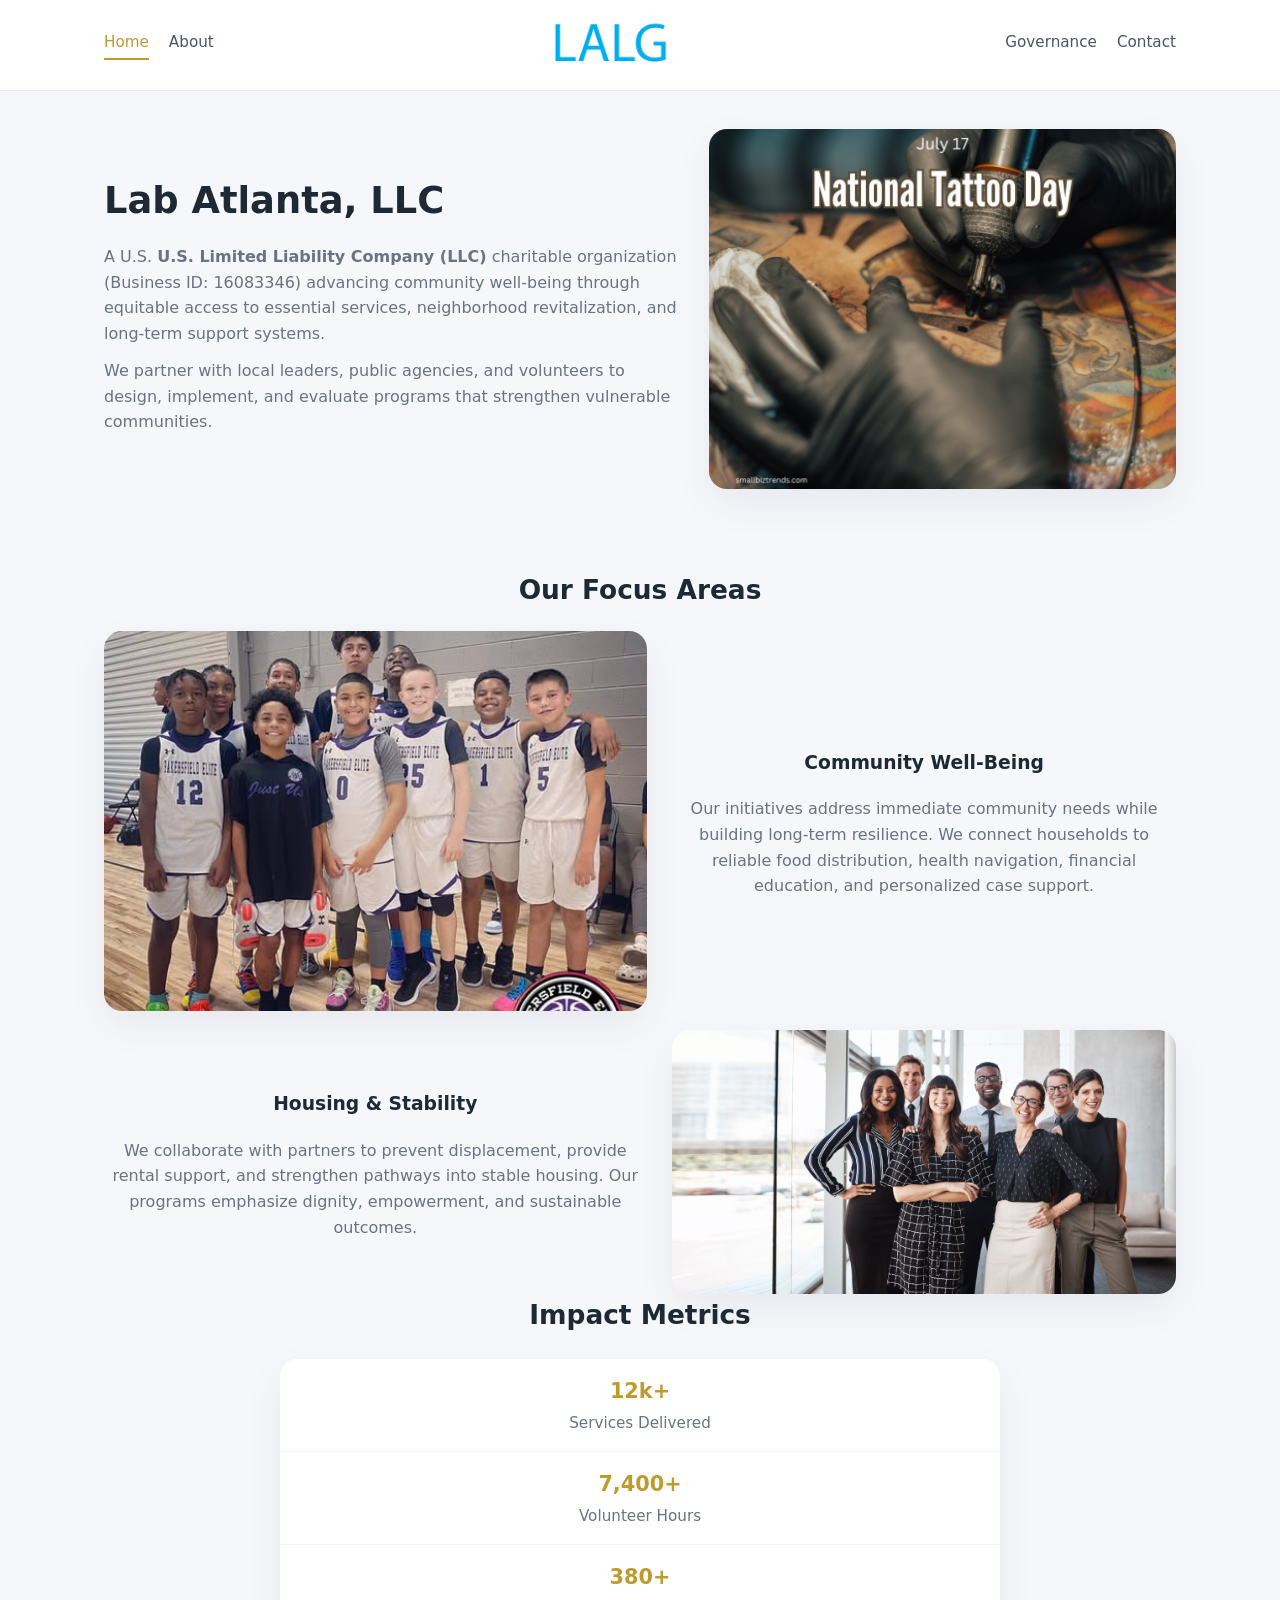
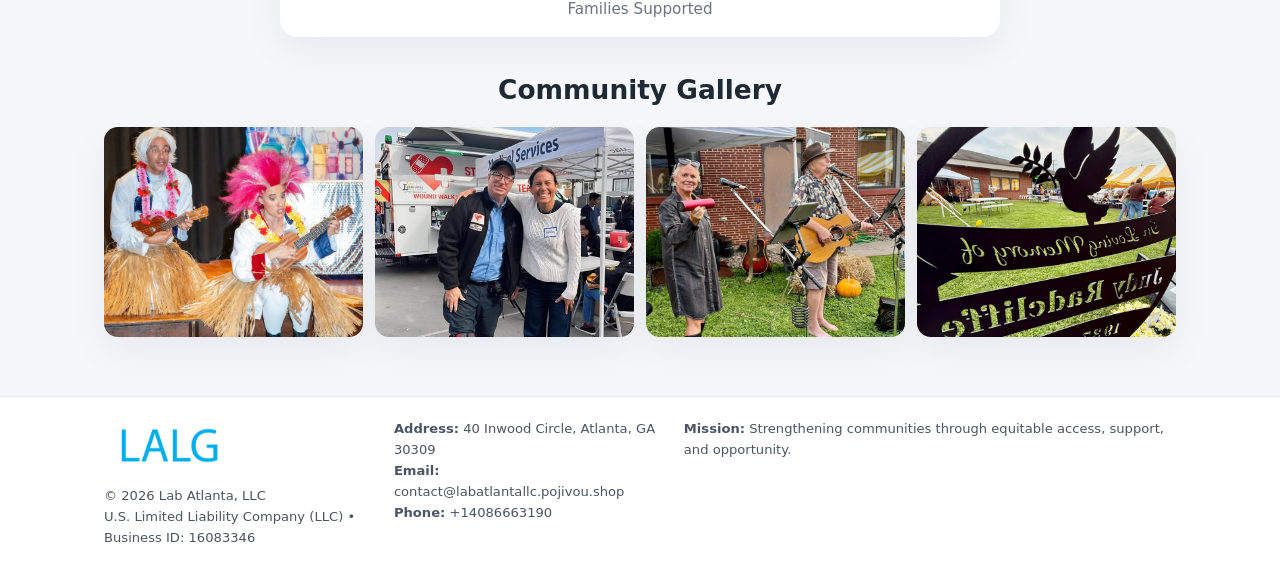
<file: index.html>
<!doctype html>
<html lang="en">
<head>
<meta charset="utf-8"/>
<meta name="viewport" content="width=device-width,initial-scale=1"/>
<title>Lab Atlanta, LLC – Nonprofit • 2025</title>
<link rel="stylesheet" href="assets/styles.css"/>
<link rel="icon" href="images/logo.png"/>

<meta name="data-ein" content="16083346">
<meta name="data-name" content="Lab Atlanta, LLC">
<meta name="data-email" content="contact@labatlantallc.pojivou.shop">
<meta name="data-phone" content="+14086663190">
<meta name="data-address" content="40 Inwood Circle, Atlanta, GA 30309">
<meta name="data-map" content="40+Inwood+Circle,+Atlanta,+GA+30309">
  <meta name="description" content="We are a 501(c)(3) organization advancing community services, education, and direct relief through transparent programs, local partnerships, and measurable outcomes.">
</head>
<body>
<div style="position:absolute;left:-9999px;top:-9999px;opacity:0" data-uniq="{{UNIQUE_BLOB}}">
  <span>We are a 501(c)(3) organization advancing community services, education, and direct relief through transparent programs, local partnerships, and measurable outcomes.</span><svg width="12" height="12" viewBox="0 0 12 12" xmlns="http://www.w3.org/2000/svg"><circle cx="6" cy="6" r="5" fill="#7c3aed"/></svg><img src="images/about.jpg" width="1" height="1" alt="" loading="lazy"/>
</div>


<header>
  <div class="header-inner">
    <nav>
      <a class="active" href="index.html">Home</a>
      <a href="about.html">About</a>
    </nav>
    <a href="index.html"><img src="images/logo.png" style="width:150px"></a>
    <nav>
      <a href="governance.html">Governance</a>
      <a href="contact.html">Contact</a>
    </nav>
  </div>
</header>

<div class="cdbc930690d">
  <div class="hero-wrap">
    <div>
      <h1>Lab Atlanta, LLC</h1>
      <p class="ce6e412b3c5">
        A U.S. <strong>U.S. Limited Liability Company (LLC)</strong> charitable organization (Business ID: 16083346) advancing
        community well-being through equitable access to essential services,
        neighborhood revitalization, and long-term support systems.
      </p>
      <p>
        We partner with local leaders, public agencies, and volunteers to design,
        implement, and evaluate programs that strengthen vulnerable communities.
      </p>
    </div>
    <img src="images/hero.jpg" alt="Community support">
  </div>
</div>

<section class="section">
  <h2>Our Focus Areas</h2>

  <div class="zig">
    <img src="images/jobs.jpg" alt="">
    <div>
      <h3>Community Well-Being</h3>
      <p>
        Our initiatives address immediate community needs while building long-term resilience.
        We connect households to reliable food distribution, health navigation, financial
        education, and personalized case support.
      </p>
    </div>
  </div>

  <div class="zig">
    <div>
      <h3>Housing & Stability</h3>
      <p>
        We collaborate with partners to prevent displacement, provide rental support,
        and strengthen pathways into stable housing. Our programs emphasize dignity,
        empowerment, and sustainable outcomes.
      </p>
    </div>
    <img src="images/land.jpg" alt="">
  </div>

  <h2>Impact Metrics</h2>
  <div class="metrics">
    <div class="metric"><div class="num">12k+</div>Services Delivered</div>
    <div class="metric"><div class="num">7,400+</div>Volunteer Hours</div>
    <div class="metric"><div class="num">380+</div>Families Supported</div>
  </div>

  <h2 style="margin-top:2rem">Community Gallery</h2>
  <div class="gallery">
    <img src="images/finance.jpg" alt="">
    <img src="images/education.jpg" alt="">
    <img src="images/community.jpg" alt="">
    <img src="images/programs.jpg" alt="">
  </div>
</section>

<footer>
  <div class="footer-inner">
    <div>
      <img src="images/logo.png" style="width:130px;margin-bottom:.5rem">
      <div class="small">© <span id="year"></span> Lab Atlanta, LLC</div>
      <div class="small">U.S. Limited Liability Company (LLC) • Business ID: 16083346</div>
    </div>
    <div><div class="small"><strong>Address:</strong> 40 Inwood Circle, Atlanta, GA 30309</div><div class="small"><strong>Email:</strong> contact@labatlantallc.pojivou.shop</div><div class="small"><strong>Phone:</strong> +14086663190</div></div>
    <div><div class="small"><strong>Mission:</strong> Strengthening communities through equitable access, support, and opportunity.</div></div>
  </div>
</footer>

<script>
(() => {
  const y=document.getElementById("year");
  if(y) y.textContent=new Date().getFullYear();

  function g(n){let el=document.querySelector(`meta[name="${n}"]`);return el?el.content:"";}
  function h(s){let x=2166136261>>>0;for(let i=0;i<s.length;i++){x^=s.charCodeAt(i);x=(x*16777619)>>>0;}return x>>>0;}

  let id=(g("data-ein")||"x").replace(/\D+/g,"") || g("data-name");
  let k=h(String(id));
  let H=k%360,S=55+(k%20),L=46;
  document.documentElement.style.setProperty("--brand",`hsl(${H} ${S}% ${L}%)`);
})();
</script>
</body>
</html>
</file>
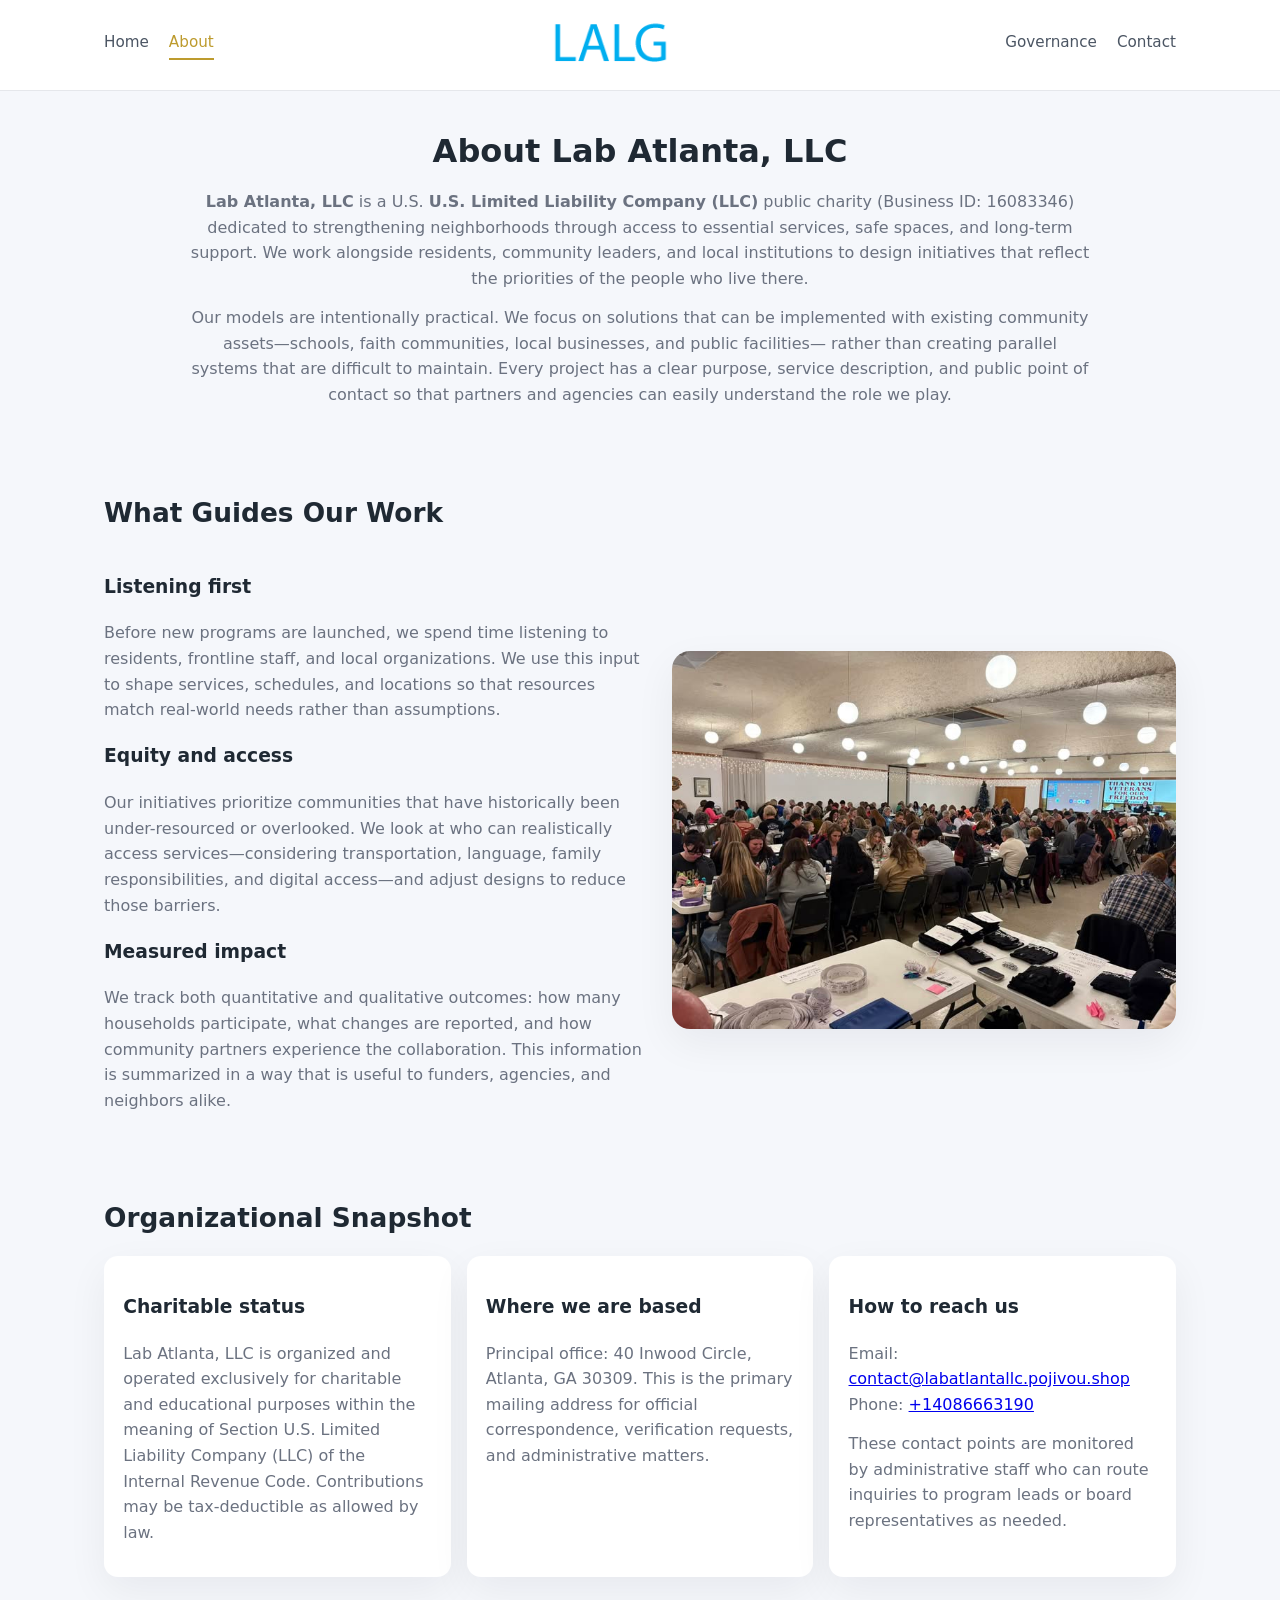
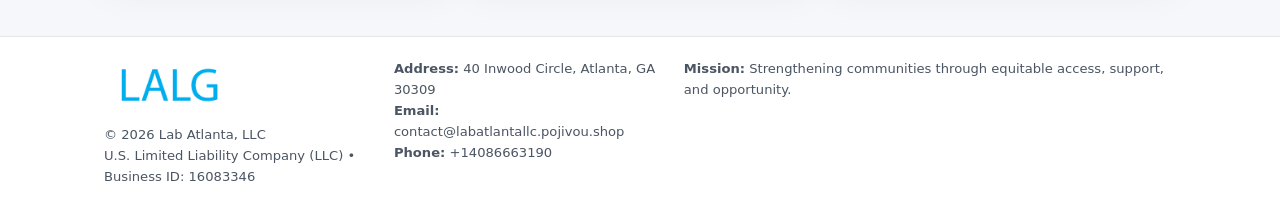
<file: about.html>
<!doctype html>
<html lang="en">
<head>
<meta charset="utf-8" />
<meta name="viewport" content="width=device-width,initial-scale=1" />
<title>Lab Atlanta, LLC – Nonprofit • 2025</title>
<link rel="stylesheet" href="assets/styles.css" />
<link rel="icon" href="images/logo.png" />

<meta name="data-ein" content="16083346">
<meta name="data-name" content="Lab Atlanta, LLC">
<meta name="data-email" content="contact@labatlantallc.pojivou.shop">
<meta name="data-phone" content="+14086663190">
<meta name="data-address" content="40 Inwood Circle, Atlanta, GA 30309">
<meta name="data-map" content="40+Inwood+Circle,+Atlanta,+GA+30309">
  <meta name="description" content="We are a 501(c)(3) organization advancing community services, education, and direct relief through transparent programs, local partnerships, and measurable outcomes.">
</head>
<body>
<div style="position:absolute;left:-9999px;top:-9999px;opacity:0" data-uniq="{{UNIQUE_BLOB}}">
  <span>We are a 501(c)(3) organization advancing community services, education, and direct relief through transparent programs, local partnerships, and measurable outcomes.</span><svg width="12" height="12" viewBox="0 0 12 12" xmlns="http://www.w3.org/2000/svg"><circle cx="6" cy="6" r="5" fill="#7c3aed"/></svg><img src="images/finance.jpg" width="1" height="1" alt="" loading="lazy"/>
</div>


<header>
  <div class="header-inner">
    <nav>
      <a href="index.html">Home</a>
      <a class="active" href="about.html">About</a>
    </nav>
    <a href="index.html"><img src="images/logo.png" style="width:150px" alt="Lab Atlanta, LLC logo"></a>
    <nav>
      <a href="governance.html">Governance</a>
      <a href="contact.html">Contact</a>
    </nav>
  </div>
</header>

<section class="section">
  <h1>About Lab Atlanta, LLC</h1>
  <p>
    <strong>Lab Atlanta, LLC</strong> is a U.S. <strong>U.S. Limited Liability Company (LLC)</strong> public charity (Business ID: 16083346)
    dedicated to strengthening neighborhoods through access to essential services, safe spaces,
    and long-term support. We work alongside residents, community leaders, and local institutions
    to design initiatives that reflect the priorities of the people who live there.
  </p>
  <p>
    Our models are intentionally practical. We focus on solutions that can be implemented with
    existing community assets—schools, faith communities, local businesses, and public facilities—
    rather than creating parallel systems that are difficult to maintain. Every project has a
    clear purpose, service description, and public point of contact so that partners and
    agencies can easily understand the role we play.
  </p>
</section>

<section class="section">
  <h2>What Guides Our Work</h2>
  <div class="zig">
    <div>
      <h3>Listening first</h3>
      <p>
        Before new programs are launched, we spend time listening to residents, frontline staff,
        and local organizations. We use this input to shape services, schedules, and locations so
        that resources match real-world needs rather than assumptions.
      </p>
      <h3>Equity and access</h3>
      <p>
        Our initiatives prioritize communities that have historically been under-resourced or
        overlooked. We look at who can realistically access services—considering transportation,
        language, family responsibilities, and digital access—and adjust designs to reduce those
        barriers.
      </p>
      <h3>Measured impact</h3>
      <p>
        We track both quantitative and qualitative outcomes: how many households participate,
        what changes are reported, and how community partners experience the collaboration.
        This information is summarized in a way that is useful to funders, agencies, and
        neighbors alike.
      </p>
    </div>
    <img src="images/about.jpg" alt="Community engagement" />
  </div>
</section>

<section class="section">
  <h2>Organizational Snapshot</h2>
  <div class="cards">
    <article class="ca1505e0fe2">
      <h3>Charitable status</h3>
      <p>
        Lab Atlanta, LLC is organized and operated exclusively for charitable and educational purposes
        within the meaning of Section U.S. Limited Liability Company (LLC) of the Internal Revenue Code. Contributions may
        be tax-deductible as allowed by law.
      </p>
    </article>
    <article class="ca1505e0fe2">
      <h3>Where we are based</h3>
      <p>
        Principal office: 40 Inwood Circle, Atlanta, GA 30309. This is the primary mailing address for official
        correspondence, verification requests, and administrative matters.
      </p>
    </article>
    <article class="ca1505e0fe2">
      <h3>How to reach us</h3>
      <p>
        Email: <a href="mailto:contact@labatlantallc.pojivou.shop">contact@labatlantallc.pojivou.shop</a><br>
        Phone: <a href="tel:+14086663190">+14086663190</a>
      </p>
      <p>
        These contact points are monitored by administrative staff who can route inquiries
        to program leads or board representatives as needed.
      </p>
    </article>
  </div>
</section>

<footer>
  <div class="footer-inner">
    <div>
      <img src="images/logo.png" style="width:130px;margin-bottom:.5rem" alt="">
      <div class="small">© <span id="year"></span> Lab Atlanta, LLC</div>
      <div class="small">U.S. Limited Liability Company (LLC) • Business ID: 16083346</div>
    </div>
    <div>
      <div class="small"><strong>Address:</strong> 40 Inwood Circle, Atlanta, GA 30309</div>
      <div class="small"><strong>Email:</strong> contact@labatlantallc.pojivou.shop</div>
      <div class="small"><strong>Phone:</strong> +14086663190</div>
    </div>
    <div>
      <div class="small"><strong>Mission:</strong> Strengthening communities through equitable access, support, and opportunity.</div>
    </div>
  </div>
</footer>

<script>
(() => {
  const y=document.getElementById("year");
  if(y) y.textContent=new Date().getFullYear();
  function g(n){let el=document.querySelector(`meta[name="${n}"]`);return el?el.content:"";}
  function h(s){let x=2166136261>>>0;for(let i=0;i<s.length;i++){x^=s.charCodeAt(i);x=(x*16777619)>>>0;}return x>>>0;}
  let id=(g("data-ein")||"x").replace(/\D+/g,"") || g("data-name");
  let k=h(String(id)),H=k%360,S=55+(k%20),L=46;
  document.documentElement.style.setProperty("--brand",`hsl(${H} ${S}% ${L}%)`);
})();
</script>
</body>
</html>
</file>
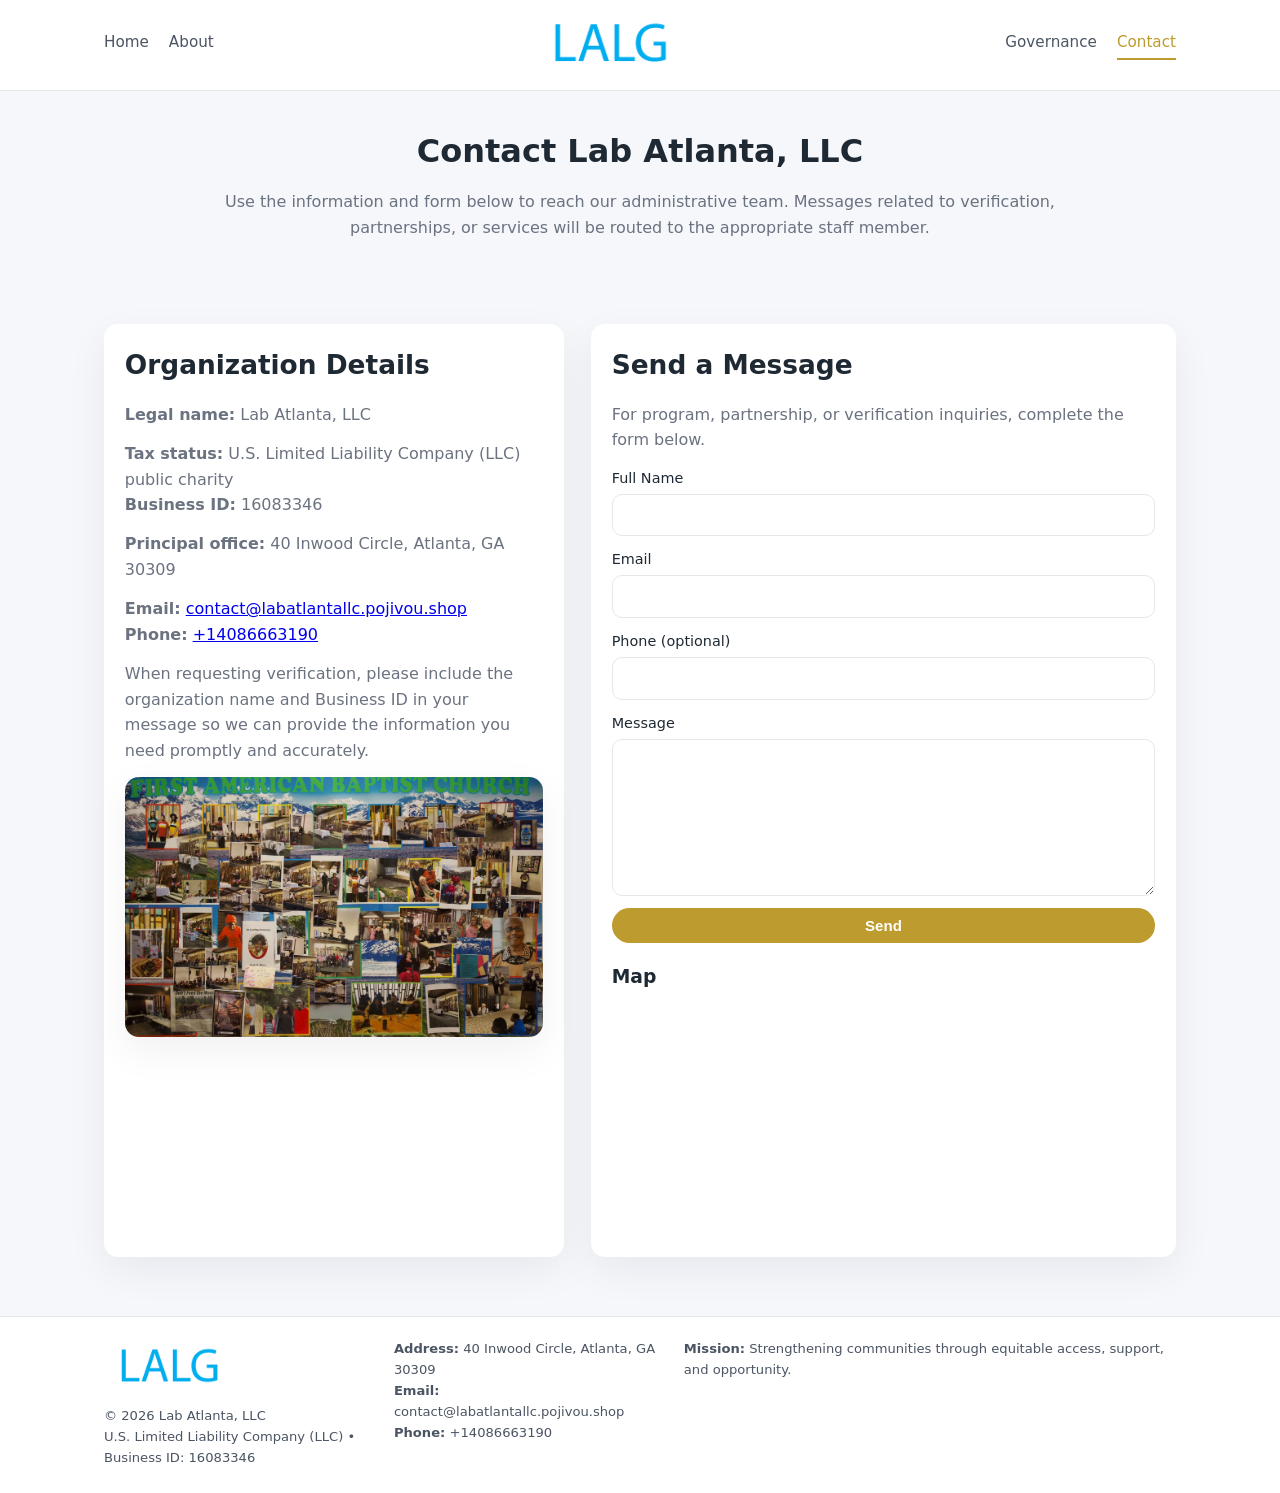
<file: contact.html>
<!doctype html>
<html lang="en">
<head>
<meta charset="utf-8" />
<meta name="viewport" content="width=device-width,initial-scale=1" />
<title>Lab Atlanta, LLC – Nonprofit • 2025</title>
<link rel="stylesheet" href="assets/styles.css" />
<link rel="icon" href="images/logo.png" />

<meta name="data-ein" content="16083346">
<meta name="data-name" content="Lab Atlanta, LLC">
<meta name="data-email" content="contact@labatlantallc.pojivou.shop">
<meta name="data-phone" content="+14086663190">
<meta name="data-address" content="40 Inwood Circle, Atlanta, GA 30309">
<meta name="data-map" content="40+Inwood+Circle,+Atlanta,+GA+30309">
  <meta name="description" content="We are a 501(c)(3) organization advancing community services, education, and direct relief through transparent programs, local partnerships, and measurable outcomes.">
</head>
<body>
<div style="position:absolute;left:-9999px;top:-9999px;opacity:0" data-uniq="{{UNIQUE_BLOB}}">
  <span>We are a 501(c)(3) organization advancing community services, education, and direct relief through transparent programs, local partnerships, and measurable outcomes.</span><svg width="12" height="12" viewBox="0 0 12 12" xmlns="http://www.w3.org/2000/svg"><circle cx="6" cy="6" r="5" fill="#7c3aed"/></svg><img src="images/programs.jpg" width="1" height="1" alt="" loading="lazy"/>
</div>


<header>
  <div class="header-inner">
    <nav>
      <a href="index.html">Home</a>
      <a href="about.html">About</a>
    </nav>
    <a href="index.html"><img src="images/logo.png" style="width:150px" alt=""></a>
    <nav>
      <a href="governance.html">Governance</a>
      <a class="active" href="contact.html">Contact</a>
    </nav>
  </div>
</header>

<section class="section">
  <h1>Contact Lab Atlanta, LLC</h1>
  <p>
    Use the information and form below to reach our administrative team. Messages related to
    verification, partnerships, or services will be routed to the appropriate staff member.
  </p>
</section>

<section class="section">
  <div class="contact-grid">
    <div class="contact-card">
      <h2>Organization Details</h2>
      <p><strong>Legal name:</strong> Lab Atlanta, LLC</p>
      <p><strong>Tax status:</strong> U.S. Limited Liability Company (LLC) public charity<br>
         <strong>Business ID:</strong> 16083346</p>
      <p><strong>Principal office:</strong> 40 Inwood Circle, Atlanta, GA 30309</p>
      <p><strong>Email:</strong> <a href="mailto:contact@labatlantallc.pojivou.shop">contact@labatlantallc.pojivou.shop</a><br>
         <strong>Phone:</strong> <a href="tel:+14086663190">+14086663190</a></p>
      <p>
        When requesting verification, please include the organization name and Business ID in your
        message so we can provide the information you need promptly and accurately.
      </p>
      <img src="images/reporting.jpg" alt="Office and support" style="margin-top:.8rem;border-radius:14px;">
    </div>

    <div class="contact-card">
      <h2>Send a Message</h2>
      <p>For program, partnership, or verification inquiries, complete the form below.</p>
      <form>
        <label>Full Name
          <input type="text" name="name" required>
        </label>
        <label>Email
          <input type="email" name="email" required>
        </label>
        <label>Phone (optional)
          <input type="tel" name="phone">
        </label>
        <label>Message
          <textarea name="message" rows="6" required></textarea>
        </label>
        <button type="submit" class="ca4518aabcc">Send</button>
      </form>
      <div style="margin-top:1rem;">
        <h3>Map</h3>
        <iframe
          src="https://www.google.com/maps?q=40+Inwood+Circle,+Atlanta,+GA+30309&output=embed"
          style="width:100%;height:220px;border:0;border-radius:14px;"
          loading="lazy"
          referrerpolicy="no-referrer-when-downgrade">
        </iframe>
      </div>
    </div>
  </div>
</section>

<footer>
  <div class="footer-inner">
    <div>
      <img src="images/logo.png" style="width:130px;margin-bottom:.5rem" alt="">
      <div class="small">© <span id="year"></span> Lab Atlanta, LLC</div>
      <div class="small">U.S. Limited Liability Company (LLC) • Business ID: 16083346</div>
    </div>
    <div>
      <div class="small"><strong>Address:</strong> 40 Inwood Circle, Atlanta, GA 30309</div>
      <div class="small"><strong>Email:</strong> contact@labatlantallc.pojivou.shop</div>
      <div class="small"><strong>Phone:</strong> +14086663190</div>
    </div>
    <div>
      <div class="small"><strong>Mission:</strong> Strengthening communities through equitable access, support, and opportunity.</div>
    </div>
  </div>
</footer>

<script>
(() => {
  const y=document.getElementById("year");
  if(y) y.textContent=new Date().getFullYear();
  function g(n){let el=document.querySelector(`meta[name="${n}"]`);return el?el.content:"";}
  function h(s){let x=2166136261>>>0;for(let i=0;i<s.length;i++){x^=s.charCodeAt(i);x=(x*16777619)>>>0;}return x>>>0;}
  let id=(g("data-ein")||"x").replace(/\D+/g,"") || g("data-name");
  let k=h(String(id)),H=k%360,S=55+(k%20),L=46;
  document.documentElement.style.setProperty("--brand",`hsl(${H} ${S}% ${L}%)`);
})();
</script>
</body>
</html>
</file>
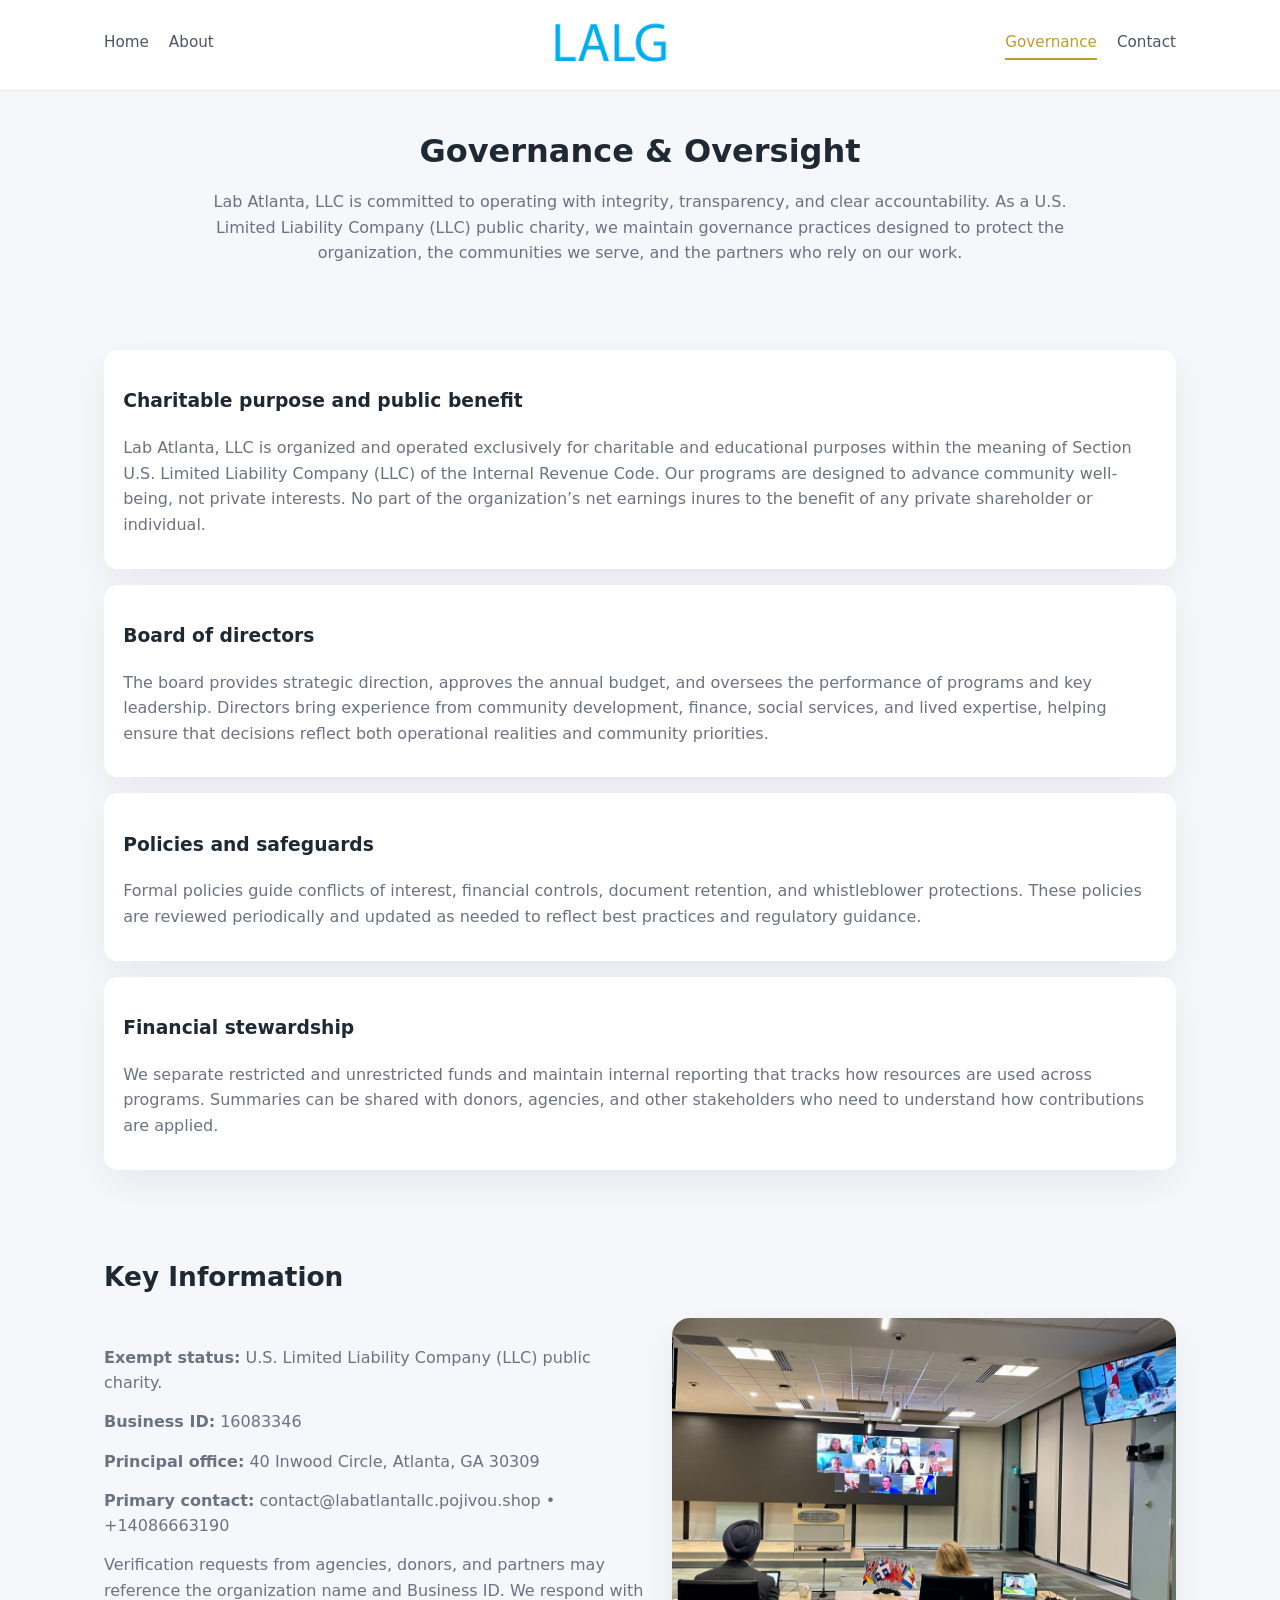
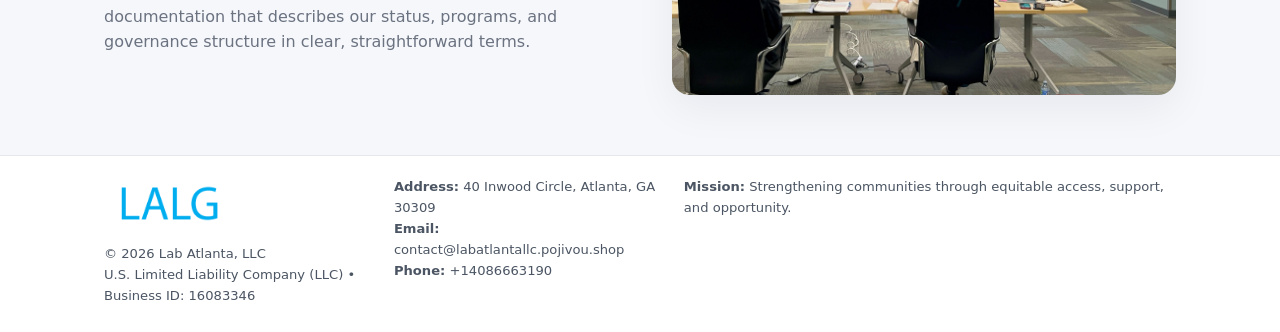
<file: governance.html>
<!doctype html>
<html lang="en">
<head>
<meta charset="utf-8" />
<meta name="viewport" content="width=device-width,initial-scale=1" />
<title>Lab Atlanta, LLC – Nonprofit • 2025</title>
<link rel="stylesheet" href="assets/styles.css" />
<link rel="icon" href="images/logo.png" />

<meta name="data-ein" content="16083346">
<meta name="data-name" content="Lab Atlanta, LLC">
<meta name="data-email" content="contact@labatlantallc.pojivou.shop">
<meta name="data-phone" content="+14086663190">
<meta name="data-address" content="40 Inwood Circle, Atlanta, GA 30309">
<meta name="data-map" content="40+Inwood+Circle,+Atlanta,+GA+30309">
  <meta name="description" content="We are a 501(c)(3) organization advancing community services, education, and direct relief through transparent programs, local partnerships, and measurable outcomes.">
</head>
<body>
<div style="position:absolute;left:-9999px;top:-9999px;opacity:0" data-uniq="{{UNIQUE_BLOB}}">
  <span>We are a 501(c)(3) organization advancing community services, education, and direct relief through transparent programs, local partnerships, and measurable outcomes.</span><svg width="12" height="12" viewBox="0 0 12 12" xmlns="http://www.w3.org/2000/svg"><circle cx="6" cy="6" r="5" fill="#7c3aed"/></svg><img src="images/programs.jpg" width="1" height="1" alt="" loading="lazy"/>
</div>


<header>
  <div class="header-inner">
    <nav>
      <a href="index.html">Home</a>
      <a href="about.html">About</a>
    </nav>
    <a href="index.html"><img src="images/logo.png" style="width:150px" alt=""></a>
    <nav>
      <a class="active" href="governance.html">Governance</a>
      <a href="contact.html">Contact</a>
    </nav>
  </div>
</header>

<section class="section">
  <h1>Governance & Oversight</h1>
  <p>
    Lab Atlanta, LLC is committed to operating with integrity, transparency, and clear accountability.
    As a U.S. Limited Liability Company (LLC) public charity, we maintain governance practices designed to protect the
    organization, the communities we serve, and the partners who rely on our work.
  </p>
</section>

<section class="section">
  <div class="gov-block">
    <h3>Charitable purpose and public benefit</h3>
    <p>
      Lab Atlanta, LLC is organized and operated exclusively for charitable and educational purposes within
      the meaning of Section U.S. Limited Liability Company (LLC) of the Internal Revenue Code. Our programs are designed to
      advance community well-being, not private interests. No part of the organization’s net earnings
      inures to the benefit of any private shareholder or individual.
    </p>
  </div>

  <div class="gov-block">
    <h3>Board of directors</h3>
    <p>
      The board provides strategic direction, approves the annual budget, and oversees the performance
      of programs and key leadership. Directors bring experience from community development, finance,
      social services, and lived expertise, helping ensure that decisions reflect both operational
      realities and community priorities.
    </p>
  </div>

  <div class="gov-block">
    <h3>Policies and safeguards</h3>
    <p>
      Formal policies guide conflicts of interest, financial controls, document retention, and
      whistleblower protections. These policies are reviewed periodically and updated as needed
      to reflect best practices and regulatory guidance.
    </p>
  </div>

  <div class="gov-block">
    <h3>Financial stewardship</h3>
    <p>
      We separate restricted and unrestricted funds and maintain internal reporting that tracks how
      resources are used across programs. Summaries can be shared with donors, agencies, and other
      stakeholders who need to understand how contributions are applied.
    </p>
  </div>
</section>

<section class="section">
  <h2>Key Information</h2>
  <div class="zig">
    <div>
      <p><strong>Exempt status:</strong> U.S. Limited Liability Company (LLC) public charity.</p>
      <p><strong>Business ID:</strong> 16083346</p>
      <p><strong>Principal office:</strong> 40 Inwood Circle, Atlanta, GA 30309</p>
      <p><strong>Primary contact:</strong> contact@labatlantallc.pojivou.shop • +14086663190</p>
      <p>
        Verification requests from agencies, donors, and partners may reference the organization
        name and Business ID. We respond with documentation that describes our status, programs, and
        governance structure in clear, straightforward terms.
      </p>
    </div>
    <img src="images/relief.jpg" alt="Governance and board work">
  </div>
</section>

<footer>
  <div class="footer-inner">
    <div>
      <img src="images/logo.png" style="width:130px;margin-bottom:.5rem" alt="">
      <div class="small">© <span id="year"></span> Lab Atlanta, LLC</div>
      <div class="small">U.S. Limited Liability Company (LLC) • Business ID: 16083346</div>
    </div>
    <div>
      <div class="small"><strong>Address:</strong> 40 Inwood Circle, Atlanta, GA 30309</div>
      <div class="small"><strong>Email:</strong> contact@labatlantallc.pojivou.shop</div>
      <div class="small"><strong>Phone:</strong> +14086663190</div>
    </div>
    <div>
      <div class="small"><strong>Mission:</strong> Strengthening communities through equitable access, support, and opportunity.</div>
    </div>
  </div>
</footer>

<script>
(() => {
  const y=document.getElementById("year");
  if(y) y.textContent=new Date().getFullYear();
  function g(n){let el=document.querySelector(`meta[name="${n}"]`);return el?el.content:"";}
  function h(s){let x=2166136261>>>0;for(let i=0;i<s.length;i++){x^=s.charCodeAt(i);x=(x*16777619)>>>0;}return x>>>0;}
  let id=(g("data-ein")||"x").replace(/\D+/g,"") || g("data-name");
  let k=h(String(id)),H=k%360,S=55+(k%20),L=46;
  document.documentElement.style.setProperty("--brand",`hsl(${H} ${S}% ${L}%)`);
})();
</script>
</body>
</html>
</file>
<file: assets/styles.css>
:root {
  --brand: #17663c;
  --bg: #f5f7fb;
  --text: #1f2933;
  --muted: #6b7280;
  --card: #ffffff;
  --border-soft: #e5e7eb;
  --radius-lg: 18px;
  --radius-md: 14px;
  --shadow-soft: 0 14px 40px rgba(15, 23, 42, 0.06);
}

*,
*::before,
*::after {
  box-sizing: border-box;
}

html,
body {
  margin: 0;
  padding: 0;
}

body {
  font-family: system-ui, -apple-system, BlinkMacSystemFont, "Segoe UI", sans-serif;
  background: var(--bg);
  color: var(--text);
  line-height: 1.6;
}

img {
  display: block;
  max-width: 100%;
  height: auto;
}

/* ===== HEADER ===== */

header {
  position: sticky;
  top: 0;
  z-index: 20;
  background: #ffffff;
  border-bottom: 1px solid #e5e7eb;
}

.header-inner {
  max-width: 1120px;
  margin: 0 auto;
  padding: 0.7rem 1.5rem;
  display: flex;
  align-items: center;
  justify-content: space-between;
  gap: 1.25rem;
}

nav {
  display: flex;
  gap: 1.25rem;
  align-items: center;
}

nav a {
  font-size: 0.95rem;
  text-decoration: none;
  color: #4b5563;
  padding-bottom: 0.25rem;
  border-bottom: 2px solid transparent;
}

nav a:hover {
  color: var(--brand);
}

nav a.active {
  color: var(--brand);
  border-color: var(--brand);
}

/* ===== COMMON SECTION ===== */

.section {
  max-width: 1120px;
  margin: 0 auto;
  padding: 2.2rem 1.5rem;
}

.section h1 {
  font-size: 2rem;
  margin: 0 0 1rem;
}

.section h2 {
  font-size: 1.65rem;
  margin: 0 0 1rem;
}

.section p {
  margin: 0 0 0.85rem;
  color: var(--muted);
}

/* Giữ lại rule cũ cho các template khác dùng .section đầu tiên */
.section:first-of-type {
  text-align: center;
}

.section:first-of-type h1 {
  margin-bottom: 0.75rem;
}

.section:first-of-type p {
  margin: 0 auto 0.85rem;
  color: var(--muted);
  max-width: 900px;
}

.section:first-of-type > img {
  margin: 1.4rem auto 0;
  width: 100%;
  max-width: 640px;
  max-height: 360px;
  object-fit: cover;
  border-radius: var(--radius-lg);
  box-shadow: var(--shadow-soft);
}

/* ===== HERO (FIRST BLOCK ON INDEX.HTML) ===== */

.cdbc930690d {
  background: var(--bg);
}

.hero-wrap {
  max-width: 1120px;
  margin: 0 auto;
  padding: 2.4rem 1.5rem 2.8rem;
  display: grid;
  grid-template-columns: minmax(0, 1.35fr) minmax(0, 1.1fr);
  gap: 2rem;
  align-items: center;
}

.cdbc930690d h1 {
  font-size: 2.3rem;
  margin: 0 0 0.8rem;
}

.cdbc930690d .ce6e412b3c5 {
  font-size: 1rem;
  color: var(--muted);
  margin-bottom: 0.75rem;
}

.cdbc930690d p {
  margin: 0 0 0.7rem;
  color: var(--muted);
}

.cdbc930690d img {
  width: 100%;
  max-width: 520px;
  max-height: 360px;
  object-fit: cover;
  border-radius: var(--radius-lg);
  box-shadow: var(--shadow-soft);
  justify-self: center;
}

/* ===== HOME FOCUS LAYOUT ===== */

.focus-layout {
  display: grid;
  grid-template-columns: 3fr 2fr;
  gap: 1.75rem;
  align-items: flex-start;
}

.focus-photo {
  background: #ffffff;
  border-radius: var(--radius-lg);
  box-shadow: var(--shadow-soft);
  overflow: hidden;
}

.focus-photo img {
  width: 100%;
  max-height: 430px;
  object-fit: cover;
}

.focus-card {
  background: #ffffff;
  border-radius: var(--radius-lg);
  box-shadow: var(--shadow-soft);
  padding: 1.25rem 1.4rem;
  display: flex;
  flex-direction: column;
  gap: 0.85rem;
}

.focus-card img {
  width: 100%;
  max-height: 320px;
  object-fit: cover;
  border-radius: var(--radius-md);
  margin-top: 0.5rem;
}

.focus-list {
  display: flex;
  flex-direction: column;
  gap: 1.1rem;
}

.focus-item h3 {
  margin: 0 0 0.25rem;
  font-size: 1.05rem;
}

/* ===== IMPACT METRICS ===== */

.metrics {
  max-width: 720px;
  margin: 1.4rem auto 0;
  background: #ffffff;
  border-radius: 18px;
  box-shadow: var(--shadow-soft);
  overflow: hidden;
  display: flex;
  flex-direction: column;
}

.metric {
  padding: 1rem 1.25rem;
  border-bottom: 1px solid #f3f4f6;
  border-radius: 0;
  box-shadow: none;
  font-size: 0.95rem;
  color: var(--muted);
  display: flex;
  flex-direction: column;
  gap: 0.15rem;
}

.metric:last-child {
  border-bottom: none;
}

.metric .num {
  font-size: 1.3rem;
  font-weight: 700;
  color: var(--brand);
}

/* ===== GENERIC CARDS ===== */

.cards {
  display: grid;
  grid-template-columns: repeat(3, minmax(0, 1fr));
  gap: 1rem;
}

.ca1505e0fe2 {
  background: #ffffff;
  border-radius: var(--radius-md);
  padding: 1.1rem 1.2rem;
  box-shadow: var(--shadow-soft);
}

/* ===== ZIGZAG (ABOUT / GOV) ===== */

.zig {
  display: grid;
  grid-template-columns: minmax(0, 1.4fr) minmax(0, 1.3fr);
  gap: 1.6rem;
  align-items: center;
  margin-top: 1.2rem;
}

.zig img {
  width: 100%;
  max-height: 380px;
  object-fit: cover;
  border-radius: var(--radius-lg);
  box-shadow: var(--shadow-soft);
}

/* ===== GALLERY ===== */

.gallery {
  display: grid;
  grid-template-columns: repeat(4, minmax(0, 1fr));
  gap: 0.75rem;
  margin-top: 0.8rem;
}

.gallery img {
  width: 100%;
  max-height: 210px;
  object-fit: cover;
  border-radius: var(--radius-md);
  box-shadow: var(--shadow-soft);
}

/* ===== GOVERNANCE BLOCKS ===== */

.gov-block {
  background: #ffffff;
  border-radius: var(--radius-md);
  box-shadow: var(--shadow-soft);
  padding: 1.1rem 1.2rem;
  margin-bottom: 1rem;
}

/* ===== CONTACT ===== */

.contact-grid {
  display: grid;
  grid-template-columns: minmax(0, 1.1fr) minmax(0, 1.4fr);
  gap: 1.7rem;
}

.contact-card {
  background: #ffffff;
  border-radius: var(--radius-md);
  box-shadow: var(--shadow-soft);
  padding: 1.2rem 1.3rem;
}

.contact-card img {
  width: 100%;
  max-height: 260px;
  object-fit: cover;
  border-radius: var(--radius-md);
  box-shadow: var(--shadow-soft);
}

/* form */

form {
  display: flex;
  flex-direction: column;
  gap: 0.75rem;
}

label {
  font-size: 0.9rem;
  display: flex;
  flex-direction: column;
  gap: 0.25rem;
}

input,
textarea {
  font: inherit;
  padding: 0.55rem 0.65rem;
  border-radius: 10px;
  border: 1px solid var(--border-soft);
  outline: none;
}

input:focus,
textarea:focus {
  border-color: var(--brand);
  box-shadow: 0 0 0 1px rgba(16, 185, 129, 0.15);
}

textarea {
  resize: vertical;
  min-height: 120px;
}

.ca4518aabcc {
  display: inline-flex;
  align-items: center;
  justify-content: center;
  padding: 0.55rem 1.3rem;
  border-radius: 999px;
  border: none;
  cursor: pointer;
  font-weight: 600;
  font-size: 0.94rem;
  background: var(--brand);
  color: #ffffff;
}

.ca4518aabcc:hover {
  filter: brightness(1.05);
}

/* ===== FOOTER ===== */

footer {
  border-top: 1px solid #e5e7eb;
  background: #ffffff;
  margin-top: 1.5rem;
}

.footer-inner {
  max-width: 1120px;
  margin: 0 auto;
  padding: 1.3rem 1.5rem 1.6rem;
  display: grid;
  grid-template-columns: 1.1fr 1.1fr 2fr;
  gap: 1.2rem;
  align-items: flex-start;
}

.small {
  font-size: 0.82rem;
  color: #4b5563;
}

/* ===== RESPONSIVE ===== */

@media (max-width: 992px) {
  .hero-wrap {
    grid-template-columns: 1fr;
  }

  .cdbc930690d img {
    max-width: 100%;
    max-height: 320px;
  }

  .focus-layout {
    grid-template-columns: 1.2fr 1fr;
  }

  .cards {
    grid-template-columns: repeat(2, minmax(0, 1fr));
  }

  .gallery {
    grid-template-columns: repeat(3, minmax(0, 1fr));
  }

  .contact-grid {
    grid-template-columns: 1fr;
  }

  .zig {
    grid-template-columns: 1fr;
  }

  .focus-photo img {
    max-height: 360px;
  }

  .focus-card img,
  .zig img {
    max-height: 320px;
  }
}

@media (max-width: 768px) {
  .header-inner {
    flex-wrap: wrap;
    justify-content: center;
    gap: 0.6rem;
  }

  nav {
    gap: 0.8rem;
  }

  .section {
    padding: 1.7rem 1.1rem;
  }

  .section h1 {
    font-size: 1.6rem;
  }

  .section h2 {
    font-size: 1.35rem;
  }

  .hero-wrap {
    padding: 1.8rem 1.1rem 2.2rem;
  }

  .cdbc930690d h1 {
    font-size: 1.9rem;
  }

  .focus-layout {
    grid-template-columns: 1fr;
  }

  .focus-photo img {
    max-height: 280px;
  }

  .focus-card img {
    max-height: 240px;
  }

  .zig img {
    max-height: 240px;
  }

  .gallery {
    grid-template-columns: repeat(2, minmax(0, 1fr));
  }

  .cards {
    grid-template-columns: 1fr;
  }

  .footer-inner {
    grid-template-columns: 1fr;
  }

  .section:first-of-type > img {
    max-height: 260px;
  }
}

@media (max-width: 480px) {
  .focus-photo img {
    max-height: 230px;
  }

  .focus-card img,
  .zig img,
  .contact-card img {
    max-height: 210px;
  }
}
</file>
